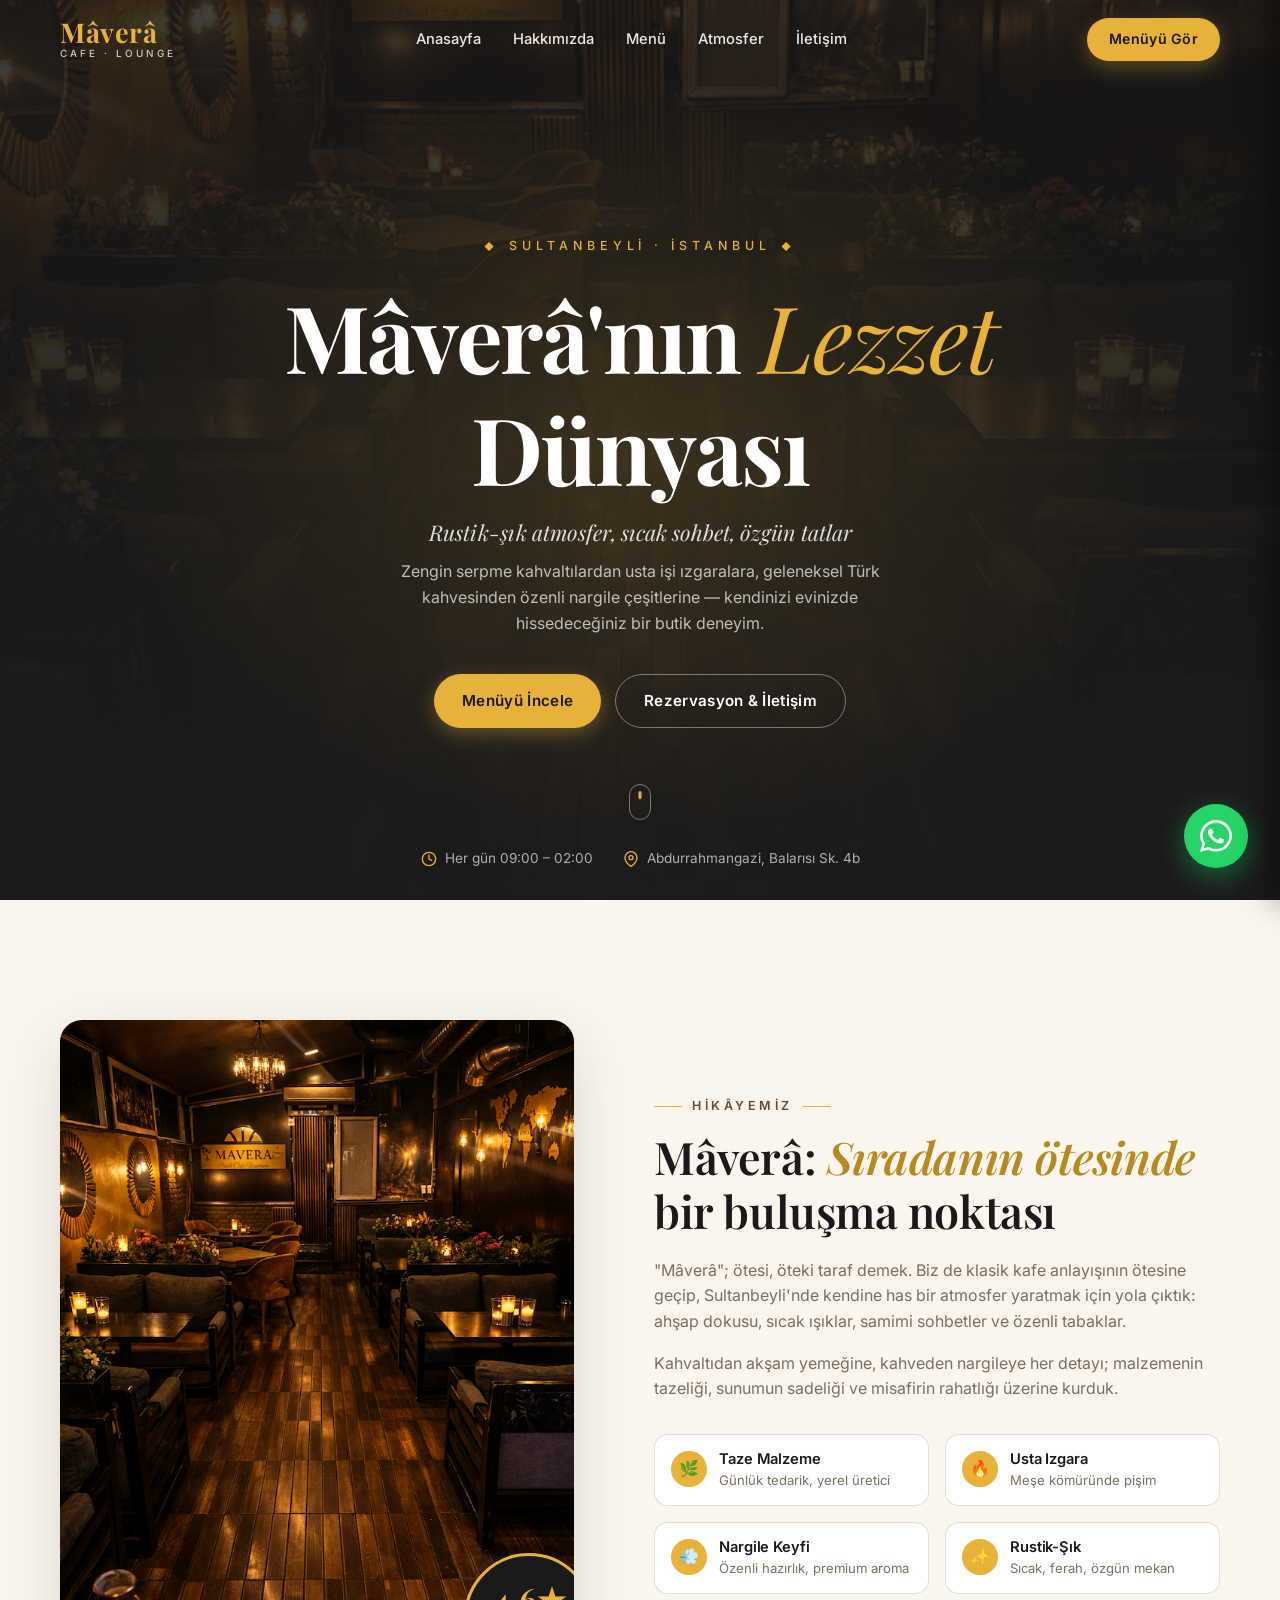
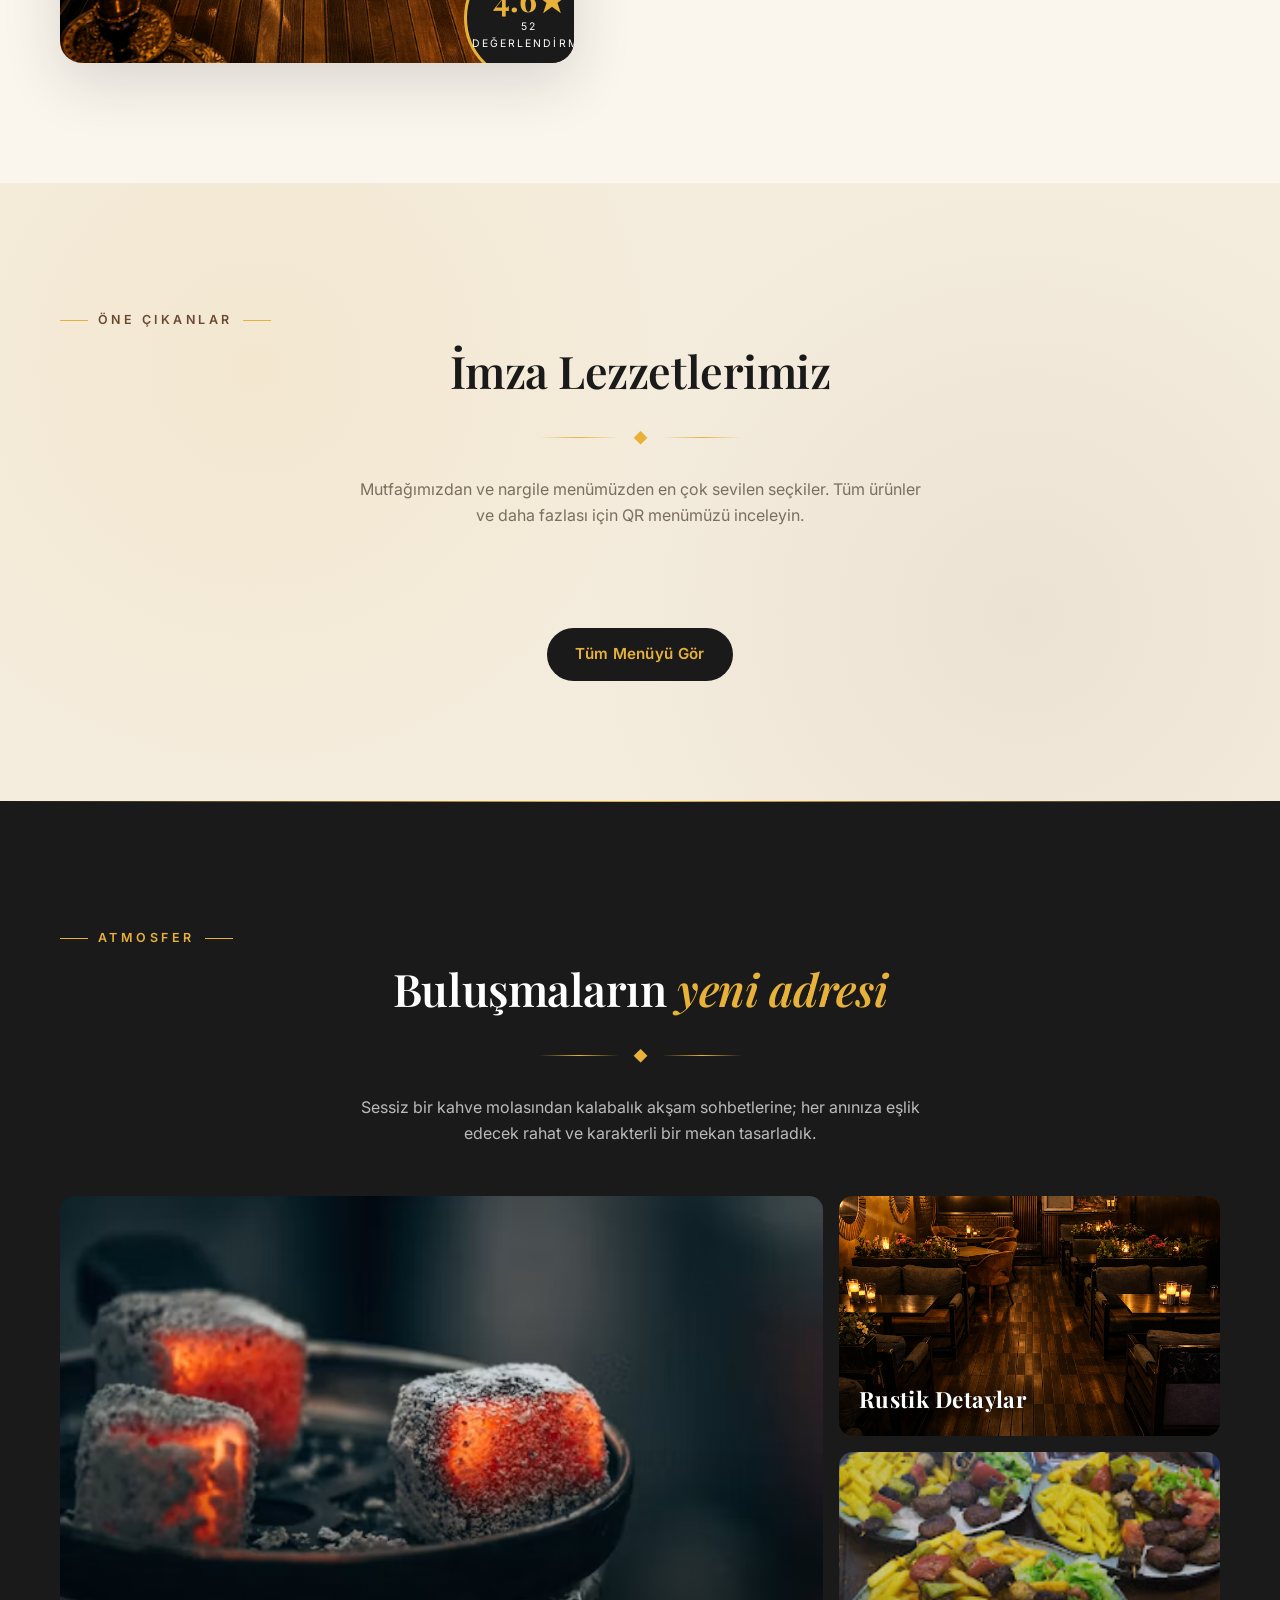
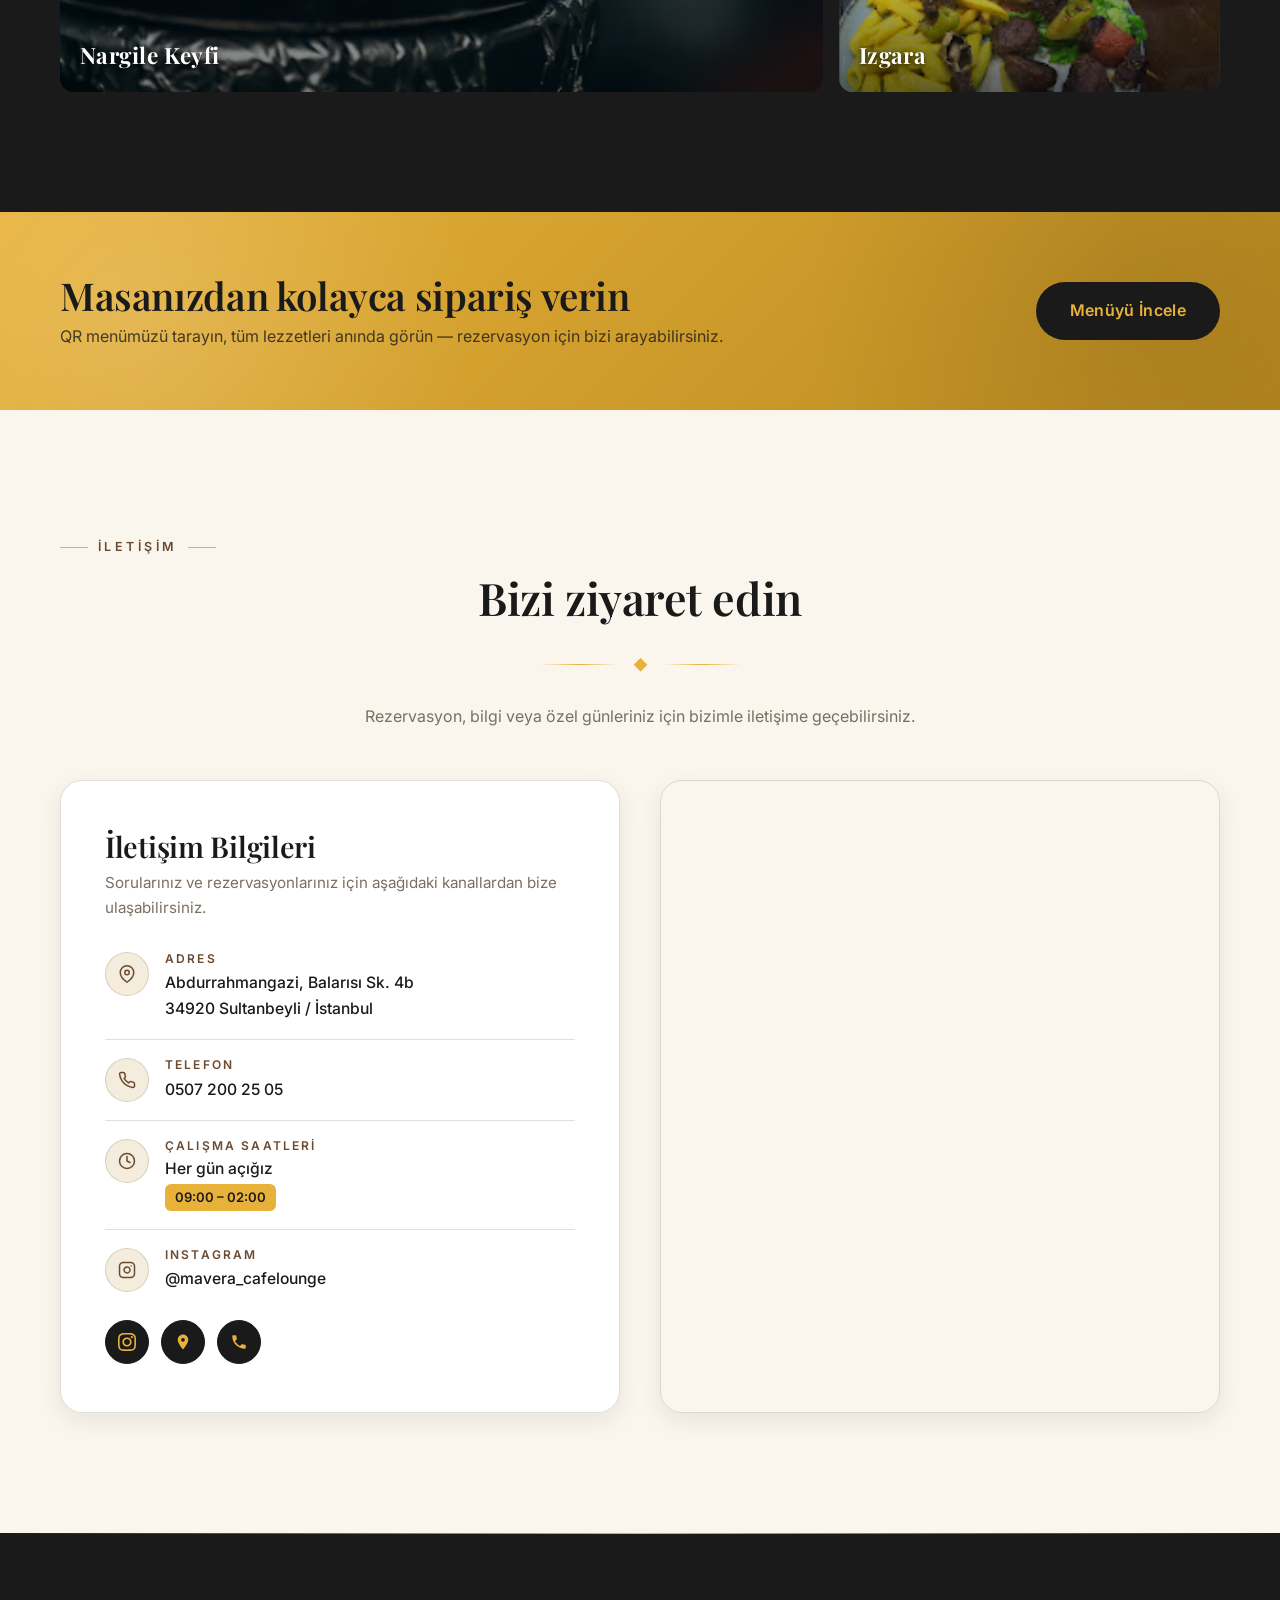
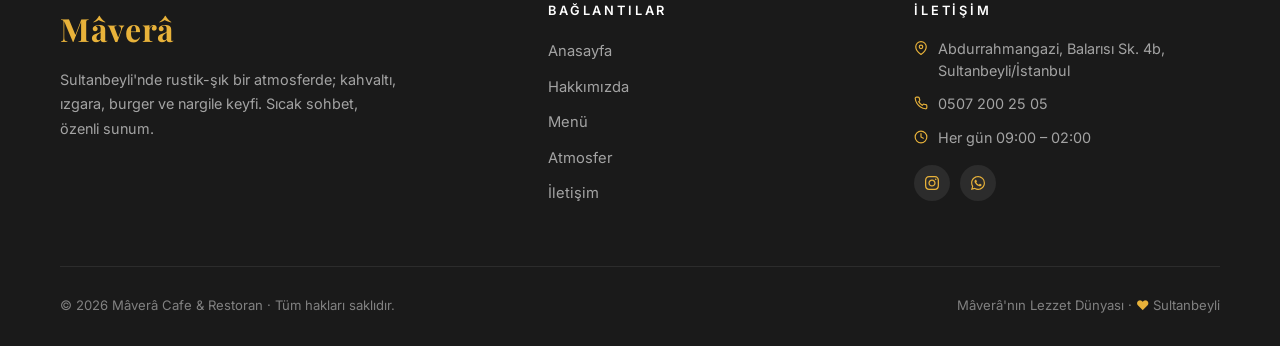
<file: index.html>
<!DOCTYPE html>
<html lang="tr">

<head>
  <meta charset="UTF-8" />
  <meta name="viewport" content="width=device-width, initial-scale=1.0, viewport-fit=cover" />
  <title>Mâverâ Cafe & Restoran · Sultanbeyli · Kahvaltı, Izgara, Nargile</title>
  <meta name="description"
    content="Mâverâ Cafe & Restoran — Sultanbeyli'nde rustik-şık atmosferde zengin serpme kahvaltı, özel burger, karışık ızgara ve nargile keyfi. Her gün 09:00–02:00 arası hizmetinizdeyiz." />
  <meta name="keywords"
    content="Mâverâ cafe, Sultanbeyli cafe, Sultanbeyli restoran, serpme kahvaltı, nargile, Sultanbeyli nargile, Mâverâ lounge, kahvaltı Sultanbeyli" />
  <meta name="theme-color" content="#1A1A1A" />

  <!-- Open Graph -->
  <meta property="og:type" content="restaurant" />
  <meta property="og:title" content="Mâverâ Cafe & Restoran · Mâverâ'nın Lezzet Dünyası" />
  <meta property="og:description"
    content="Sultanbeyli'nde sıcak, samimi ve rustik-şık bir atmosfer. Kahvaltı, ızgara, burger, nargile ve daha fazlası." />
  <meta property="og:locale" content="tr_TR" />
  <meta property="og:site_name" content="Mâverâ Cafe & Restoran" />
  <!-- Twitter -->
  <meta name="twitter:card" content="summary_large_image" />
  <meta name="twitter:title" content="Mâverâ Cafe & Restoran" />
  <meta name="twitter:description" content="Rustik-şık atmosferde zengin menü ve nargile keyfi." />

  <!-- Fonts -->
  <link rel="preconnect" href="https://fonts.googleapis.com" />
  <link rel="preconnect" href="https://fonts.gstatic.com" crossorigin />
  <link
    href="https://fonts.googleapis.com/css2?family=Playfair+Display:ital,wght@0,400;0,500;0,600;0,700;1,400;1,500&family=Inter:wght@300;400;500;600;700&display=swap"
    rel="stylesheet" />

  <!-- Styles -->
  <link rel="stylesheet" href="style.css" />

  <!-- Favicon (inline SVG) -->
  <link rel="icon" type="image/png" href="images/logo.png" />
  <link rel="apple-touch-icon" href="images/logo.png" />

  <!-- Schema.org LocalBusiness JSON-LD -->
  <script type="application/ld+json">
  {
    "@context": "https://schema.org",
    "@type": ["Restaurant", "CafeOrCoffeeShop"],
    "name": "Mâverâ Cafe & Restoran",
    "image": "",
    "slogan": "Mâverâ'nın Lezzet Dünyası",
    "address": {
      "@type": "PostalAddress",
      "streetAddress": "Abdurrahmangazi, Balarısı Sk. 4b",
      "addressLocality": "Sultanbeyli",
      "addressRegion": "İstanbul",
      "postalCode": "34920",
      "addressCountry": "TR"
    },
    "telephone": "+905072002505",
    "openingHours": "Mo-Su 09:00-02:00",
    "priceRange": "₺₺",
    "servesCuisine": ["Türk", "Kahvaltı", "Izgara", "Burger", "Nargile"],
    "sameAs": ["https://www.instagram.com/mavera_cafelounge/"]
  }
  </script>
</head>

<body>

  <!-- ========== HEADER / NAV ========== -->
  <header class="site-header on-dark" id="siteHeader">
    <div class="container nav-wrap">
      <a href="#home" class="logo" aria-label="Mâverâ Cafe & Restoran ana sayfa">
        <span class="logo-mark">Mâverâ</span>
        <span class="logo-sub">Cafe · Lounge</span>
      </a>
      <nav aria-label="Ana menü">
        <ul class="nav-links">
          <li><a href="#home">Anasayfa</a></li>
          <li><a href="#hakkimizda">Hakkımızda</a></li>
          <li><a href="#menu">Menü</a></li>
          <li><a href="#atmosfer">Atmosfer</a></li>
          <li><a href="#iletisim">İletişim</a></li>
        </ul>
      </nav>
      <a class='btn btn-primary nav-cta' href='menu.html'>Menüyü Gör</a>
      <button class="nav-toggle" aria-label="Menüyü aç/kapat" aria-expanded="false">
        <span></span><span></span><span></span>
      </button>
    </div>
  </header>

  <div class="nav-backdrop" id="navBackdrop"></div>
  <nav class="mobile-nav" id="mobileNav" aria-label="Mobil menü">
    <button class="mobile-nav-close" type="button" aria-label="Menüyü kapat">
      <svg viewBox="0 0 24 24" fill="none" stroke-width="2.4" stroke-linecap="round" stroke-linejoin="round">
        <line x1="18" y1="6" x2="6" y2="18" />
        <line x1="6" y1="6" x2="18" y2="18" />
      </svg>
    </button>
    <div class="mobile-nav-brand">
      <span class="mobile-nav-brand-name">Mâverâ</span>
      <span class="mobile-nav-brand-sub">Cafe · Lounge</span>
    </div>
    <div class="mobile-nav-links">
      <a href="#home">Anasayfa</a>
      <a href="#hakkimizda">Hakkımızda</a>
      <a href="#menu">Menü</a>
      <a href="#atmosfer">Atmosfer</a>
      <a href="#iletisim">İletişim</a>
    </div>
    <div class="mobile-nav-footer">
      <a class='btn btn-primary' href='menu.html'>Tüm Menüyü Gör</a>
    </div>
  </nav>

  <main>

    <!-- ========== HERO ========== -->
    <section class="hero" id="home">
      <div class="hero-bg">
        <div class="hero-bg-image"></div>
        <div class="hero-grain"></div>
      </div>
      <div class="hero-content">
        <div class="hero-eyebrow">Sultanbeyli · İstanbul</div>
        <h1>Mâverâ'nın <span class="accent">Lezzet</span> Dünyası</h1>
        <p class="hero-slogan">Rustik-şık atmosfer, sıcak sohbet, özgün tatlar</p>
        <p class="hero-desc">Zengin serpme kahvaltılardan usta işi ızgaralara, geleneksel Türk kahvesinden özenli
          nargile çeşitlerine — kendinizi evinizde hissedeceğiniz bir butik deneyim.</p>
        <div class="hero-actions">
          <a class='btn btn-primary' href='menu.html'>Menüyü İncele</a>
          <a href="#iletisim" class="btn btn-ghost">Rezervasyon & İletişim</a>
        </div>
      </div>
      <div class="hero-scroll" aria-hidden="true"></div>
      <div class="hero-meta">
        <div class="hero-meta-item">
          <svg viewBox="0 0 24 24" fill="none" stroke-width="2" stroke-linecap="round" stroke-linejoin="round"
            aria-hidden="true">
            <circle cx="12" cy="12" r="10" />
            <polyline points="12 6 12 12 16 14" />
          </svg>
          <span>Her gün 09:00 – 02:00</span>
        </div>
        <div class="hero-meta-item">
          <svg viewBox="0 0 24 24" fill="none" stroke-width="2" stroke-linecap="round" stroke-linejoin="round"
            aria-hidden="true">
            <path d="M21 10c0 7-9 13-9 13s-9-6-9-13a9 9 0 0 1 18 0z" />
            <circle cx="12" cy="10" r="3" />
          </svg>
          <span>Abdurrahmangazi, Balarısı Sk. 4b</span>
        </div>
      </div>
    </section>

    <!-- ========== HAKKIMIZDA ========== -->
    <section class="about" id="hakkimizda">
      <div class="container">
        <div class="about-grid">
          <div class="about-visual reveal">
            <img src="https://images.unsplash.com/photo-1554118811-1e0d58224f24?auto=format&fit=crop&w=900&q=80"
              onerror="this.onerror=null;this.src='images/mavera-cafe/cafe.png'"
              alt="Mâverâ Cafe'nin sıcak ve rustik iç mekanı — ahşap detaylar ve loş aydınlatma" class="about-img"
              loading="lazy" />
            <div class="about-badge">
              <span class="about-badge-num">4.6★</span>
              <span class="about-badge-text">52 Değerlendirme</span>
            </div>
          </div>
          <div class="about-text">
            <span class="section-label">Hikâyemiz</span>
            <h2>Mâverâ: <em style="color: var(--gold-deep); font-style: italic;">Sıradanın ötesinde</em> bir buluşma
              noktası</h2>
            <p>
              "Mâverâ"; ötesi, öteki taraf demek. Biz de klasik kafe anlayışının ötesine geçip,
              Sultanbeyli'nde kendine has bir atmosfer yaratmak için yola çıktık: ahşap dokusu,
              sıcak ışıklar, samimi sohbetler ve özenli tabaklar.
            </p>
            <p>
              Kahvaltıdan akşam yemeğine, kahveden nargileye her detayı; malzemenin
              tazeliği, sunumun sadeliği ve misafirin rahatlığı üzerine kurduk.
            </p>
            <div class="about-features">
              <div class="about-feature">
                <div class="about-feature-icon">🌿</div>
                <div>
                  <h4>Taze Malzeme</h4>
                  <p>Günlük tedarik, yerel üretici</p>
                </div>
              </div>
              <div class="about-feature">
                <div class="about-feature-icon">🔥</div>
                <div>
                  <h4>Usta Izgara</h4>
                  <p>Meşe kömüründe pişim</p>
                </div>
              </div>
              <div class="about-feature">
                <div class="about-feature-icon">💨</div>
                <div>
                  <h4>Nargile Keyfi</h4>
                  <p>Özenli hazırlık, premium aroma</p>
                </div>
              </div>
              <div class="about-feature">
                <div class="about-feature-icon">✨</div>
                <div>
                  <h4>Rustik-Şık</h4>
                  <p>Sıcak, ferah, özgün mekan</p>
                </div>
              </div>
            </div>
          </div>
        </div>
      </div>
    </section>

    <!-- ========== ÖNE ÇIKAN MENÜ ========== -->
    <section class="featured-menu" id="menu">
      <div class="container">
        <div class="reveal">
          <span class="section-label center">Öne Çıkanlar</span>
          <h2 class="section-title center">İmza Lezzetlerimiz</h2>
          <div class="divider"><span>◆</span></div>
          <p class="section-sub center">
            Mutfağımızdan ve nargile menümüzden en çok sevilen seçkiler. Tüm ürünler ve
            daha fazlası için QR menümüzü inceleyin.
          </p>
        </div>
        <div class="featured-grid" id="featuredGrid">
          <!-- Ürün kartları JS ile basılır -->
        </div>
        <div class="menu-cta reveal">
          <a class='btn btn-dark' href='menu.html'>Tüm Menüyü Gör</a>
        </div>
      </div>
    </section>

    <!-- ========== ATMOSFER / GALERİ ========== -->
    <section class="atmosphere" id="atmosfer">
      <div class="container">
        <div class="reveal">
          <span class="section-label center">Atmosfer</span>
          <h2 class="section-title center">Buluşmaların <em style="color: var(--gold); font-style: italic;">yeni
              adresi</em></h2>
          <div class="divider"><span>◆</span></div>
          <p class="section-sub center">
            Sessiz bir kahve molasından kalabalık akşam sohbetlerine; her anınıza
            eşlik edecek rahat ve karakterli bir mekan tasarladık.
          </p>
        </div>
        <div class="atmo-grid">
          <div class="atmo-item reveal">
            <div class="atmo-item-bg" role="img" aria-label="Nargile ve sıcak içecekler"
              style="background-image: url('images/mavera-cafe/nargile.png'); background-size: cover; background-position: center;">
            </div>
            <span class="atmo-caption">Nargile Keyfi</span>
          </div>
          <div class="atmo-item reveal">
            <div class="atmo-item-bg" role="img" aria-label="Ahşap detaylar ve rustik atmosfer"
              style="background-image: url('images/mavera-cafe/cafe.png'); background-size: cover; background-position: center;">
            </div>
            <span class="atmo-caption">Rustik Detaylar</span>
          </div>
          <div class="atmo-item reveal">
            <div class="atmo-item-bg" role="img" aria-label="Usta işi ızgara lezzetleri"
              style="background-image: url('images/mavera-cafe/izgara.png'); background-size: cover; background-position: center;">
            </div>
            <span class="atmo-caption">Izgara</span>
          </div>
        </div>
      </div>
    </section>

    <!-- ========== CTA STRIP ========== -->
    <section class="cta-strip">
      <div class="container cta-strip-inner">
        <div>
          <h2>Masanızdan kolayca sipariş verin</h2>
          <p>QR menümüzü tarayın, tüm lezzetleri anında görün — rezervasyon için bizi arayabilirsiniz.</p>
        </div>
        <a class='btn' href='menu.html'>Menüyü İncele</a>
      </div>
    </section>

    <!-- ========== İLETİŞİM ========== -->
    <section class="contact" id="iletisim">
      <div class="container">
        <div class="reveal">
          <span class="section-label center">İletişim</span>
          <h2 class="section-title center">Bizi ziyaret edin</h2>
          <div class="divider"><span>◆</span></div>
          <p class="section-sub center">Rezervasyon, bilgi veya özel günleriniz için bizimle iletişime geçebilirsiniz.
          </p>
        </div>
        <div class="contact-grid">
          <div class="contact-info reveal">
            <h3>İletişim Bilgileri</h3>
            <p>Sorularınız ve rezervasyonlarınız için aşağıdaki kanallardan bize ulaşabilirsiniz.</p>

            <div class="contact-list">
              <div class="contact-item">
                <div class="contact-icon">
                  <svg viewBox="0 0 24 24" fill="none" stroke-width="2" stroke-linecap="round" stroke-linejoin="round"
                    aria-hidden="true">
                    <path d="M21 10c0 7-9 13-9 13s-9-6-9-13a9 9 0 0 1 18 0z" />
                    <circle cx="12" cy="10" r="3" />
                  </svg>
                </div>
                <div>
                  <h4>Adres</h4>
                  <a href="https://maps.app.goo.gl/pwgW2uNVkEbayZvw6" target="_blank" rel="noopener noreferrer">
                    Abdurrahmangazi, Balarısı Sk. 4b<br />34920 Sultanbeyli / İstanbul
                  </a>
                </div>
              </div>

              <div class="contact-item">
                <div class="contact-icon">
                  <svg viewBox="0 0 24 24" fill="none" stroke-width="2" stroke-linecap="round" stroke-linejoin="round"
                    aria-hidden="true">
                    <path
                      d="M22 16.92v3a2 2 0 0 1-2.18 2 19.79 19.79 0 0 1-8.63-3.07 19.5 19.5 0 0 1-6-6 19.79 19.79 0 0 1-3.07-8.67A2 2 0 0 1 4.11 2h3a2 2 0 0 1 2 1.72 12.84 12.84 0 0 0 .7 2.81 2 2 0 0 1-.45 2.11L8.09 9.91a16 16 0 0 0 6 6l1.27-1.27a2 2 0 0 1 2.11-.45 12.84 12.84 0 0 0 2.81.7A2 2 0 0 1 22 16.92z" />
                  </svg>
                </div>
                <div>
                  <h4>Telefon</h4>
                  <a href="tel:+905072002505">0507 200 25 05</a>
                </div>
              </div>

              <div class="contact-item">
                <div class="contact-icon">
                  <svg viewBox="0 0 24 24" fill="none" stroke-width="2" stroke-linecap="round" stroke-linejoin="round"
                    aria-hidden="true">
                    <circle cx="12" cy="12" r="10" />
                    <polyline points="12 6 12 12 16 14" />
                  </svg>
                </div>
                <div class="contact-hours">
                  <h4>Çalışma Saatleri</h4>
                  <p>Her gün açığız</p>
                  <span>09:00 – 02:00</span>
                </div>
              </div>

              <div class="contact-item">
                <div class="contact-icon">
                  <svg viewBox="0 0 24 24" fill="none" stroke-width="2" stroke-linecap="round" stroke-linejoin="round"
                    aria-hidden="true">
                    <rect x="2" y="2" width="20" height="20" rx="5" ry="5" />
                    <path d="M16 11.37A4 4 0 1 1 12.63 8 4 4 0 0 1 16 11.37z" />
                    <line x1="17.5" y1="6.5" x2="17.51" y2="6.5" />
                  </svg>
                </div>
                <div>
                  <h4>Instagram</h4>
                  <a href="https://www.instagram.com/mavera_cafelounge/" target="_blank"
                    rel="noopener noreferrer">@mavera_cafelounge</a>
                </div>
              </div>
            </div>

            <div class="socials">
              <a href="https://www.instagram.com/mavera_cafelounge/" target="_blank" rel="noopener noreferrer"
                class="social-btn" aria-label="Instagram">
                <svg viewBox="0 0 24 24">
                  <path
                    d="M12 2.163c3.204 0 3.584.012 4.85.07 3.252.148 4.771 1.691 4.919 4.919.058 1.265.069 1.645.069 4.849 0 3.205-.012 3.584-.069 4.849-.149 3.225-1.664 4.771-4.919 4.919-1.266.058-1.644.07-4.85.07-3.204 0-3.584-.012-4.849-.07-3.26-.149-4.771-1.699-4.919-4.92-.058-1.265-.07-1.644-.07-4.849 0-3.204.013-3.583.07-4.849.149-3.227 1.664-4.771 4.919-4.919 1.266-.057 1.645-.069 4.849-.069zm0-2.163c-3.259 0-3.667.014-4.947.072-4.358.2-6.78 2.618-6.98 6.98-.059 1.281-.073 1.689-.073 4.948 0 3.259.014 3.668.072 4.948.2 4.358 2.618 6.78 6.98 6.98 1.281.058 1.689.072 4.948.072 3.259 0 3.668-.014 4.948-.072 4.354-.2 6.782-2.618 6.979-6.98.059-1.28.073-1.689.073-4.948 0-3.259-.014-3.667-.072-4.947-.196-4.354-2.617-6.78-6.979-6.98-1.281-.059-1.69-.073-4.949-.073zm0 5.838c-3.403 0-6.162 2.759-6.162 6.162s2.759 6.163 6.162 6.163 6.162-2.759 6.162-6.163c0-3.403-2.759-6.162-6.162-6.162zm0 10.162c-2.209 0-4-1.79-4-4 0-2.209 1.791-4 4-4s4 1.791 4 4c0 2.21-1.791 4-4 4zm6.406-11.845c-.796 0-1.441.645-1.441 1.44s.645 1.44 1.441 1.44c.795 0 1.439-.645 1.439-1.44s-.644-1.44-1.439-1.44z" />
                </svg>
              </a>
              <a href="https://maps.app.goo.gl/pwgW2uNVkEbayZvw6" target="_blank" rel="noopener noreferrer"
                class="social-btn" aria-label="Google Haritalar">
                <svg viewBox="0 0 24 24">
                  <path
                    d="M12 2C8.13 2 5 5.13 5 9c0 5.25 7 13 7 13s7-7.75 7-13c0-3.87-3.13-7-7-7zm0 9.5c-1.38 0-2.5-1.12-2.5-2.5s1.12-2.5 2.5-2.5 2.5 1.12 2.5 2.5-1.12 2.5-2.5 2.5z" />
                </svg>
              </a>
              <a href="tel:+905072002505" class="social-btn" aria-label="Telefon">
                <svg viewBox="0 0 24 24">
                  <path
                    d="M20 15.5c-1.25 0-2.45-.2-3.57-.57-.35-.11-.74-.03-1.02.24l-2.2 2.2c-2.83-1.44-5.15-3.75-6.59-6.58l2.2-2.21c.28-.27.36-.66.25-1.01C8.7 6.45 8.5 5.25 8.5 4c0-.55-.45-1-1-1H4c-.55 0-1 .45-1 1 0 9.39 7.61 17 17 17 .55 0 1-.45 1-1v-3.5c0-.55-.45-1-1-1z" />
                </svg>
              </a>
            </div>
          </div>

          <div class="contact-map reveal" aria-label="Google Haritalar konum">
            <iframe
              src="https://www.google.com/maps?q=M%C3%A2ver%C3%A2+Cafe+Lounge,+Abdurrahmangazi,+Balar%C4%B1s%C4%B1+Sk.+4b,+34920+Sultanbeyli%2F%C4%B0stanbul&output=embed"
              title="Mâverâ Cafe konum" loading="lazy" referrerpolicy="no-referrer-when-downgrade"
              allowfullscreen></iframe>
          </div>
        </div>
      </div>
    </section>

  </main>

  <!-- ========== FOOTER ========== -->
  <footer class="site-footer footer">
    <div class="container">
      <div class="footer-grid">
        <div class="footer-brand">
          <div class="logo-mark" style="font-family: var(--serif);">Mâverâ</div>
          <p>
            Sultanbeyli'nde rustik-şık bir atmosferde; kahvaltı, ızgara, burger ve nargile
            keyfi. Sıcak sohbet, özenli sunum.
          </p>
        </div>
        <div>
          <h4>Bağlantılar</h4>
          <ul>
            <li><a href="#home">Anasayfa</a></li>
            <li><a href="#hakkimizda">Hakkımızda</a></li>
            <li><a href='menu.html'>Menü</a></li>
            <li><a href="#atmosfer">Atmosfer</a></li>
            <li><a href="#iletisim">İletişim</a></li>
          </ul>
        </div>
        <div>
          <h4>İletişim</h4>
          <div class="footer-contact-line">
            <svg viewBox="0 0 24 24" fill="none" stroke-width="2" stroke-linecap="round" stroke-linejoin="round"
              aria-hidden="true">
              <path d="M21 10c0 7-9 13-9 13s-9-6-9-13a9 9 0 0 1 18 0z" />
              <circle cx="12" cy="10" r="3" />
            </svg>
            <span>Abdurrahmangazi, Balarısı Sk. 4b, Sultanbeyli/İstanbul</span>
          </div>
          <div class="footer-contact-line">
            <svg viewBox="0 0 24 24" fill="none" stroke-width="2" stroke-linecap="round" stroke-linejoin="round"
              aria-hidden="true">
              <path
                d="M22 16.92v3a2 2 0 0 1-2.18 2 19.79 19.79 0 0 1-8.63-3.07 19.5 19.5 0 0 1-6-6 19.79 19.79 0 0 1-3.07-8.67A2 2 0 0 1 4.11 2h3a2 2 0 0 1 2 1.72 12.84 12.84 0 0 0 .7 2.81 2 2 0 0 1-.45 2.11L8.09 9.91a16 16 0 0 0 6 6l1.27-1.27a2 2 0 0 1 2.11-.45 12.84 12.84 0 0 0 2.81.7A2 2 0 0 1 22 16.92z" />
            </svg>
            <a href="tel:+905072002505">0507 200 25 05</a>
          </div>
          <div class="footer-contact-line">
            <svg viewBox="0 0 24 24" fill="none" stroke-width="2" stroke-linecap="round" stroke-linejoin="round"
              aria-hidden="true">
              <circle cx="12" cy="12" r="10" />
              <polyline points="12 6 12 12 16 14" />
            </svg>
            <span>Her gün 09:00 – 02:00</span>
          </div>
          <div style="display: flex; gap: 10px; margin-top: 16px;">
            <a href="https://www.instagram.com/mavera_cafelounge/" target="_blank" rel="noopener noreferrer"
              aria-label="Instagram"
              style="width: 36px; height: 36px; border-radius: 50%; background: rgba(255,255,255,0.08); color: var(--gold); display: inline-flex; align-items: center; justify-content: center; transition: all var(--transition);"
              onmouseover="this.style.background='var(--gold)'; this.style.color='var(--black)';"
              onmouseout="this.style.background='rgba(255,255,255,0.08)'; this.style.color='var(--gold)';">
              <svg width="14" height="14" viewBox="0 0 24 24" fill="currentColor">
                <path
                  d="M12 2.163c3.204 0 3.584.012 4.85.07 3.252.148 4.771 1.691 4.919 4.919.058 1.265.069 1.645.069 4.849 0 3.205-.012 3.584-.069 4.849-.149 3.225-1.664 4.771-4.919 4.919-1.266.058-1.644.07-4.85.07-3.204 0-3.584-.012-4.849-.07-3.26-.149-4.771-1.699-4.919-4.92-.058-1.265-.07-1.644-.07-4.849 0-3.204.013-3.583.07-4.849.149-3.227 1.664-4.771 4.919-4.919 1.266-.057 1.645-.069 4.849-.069zm0-2.163c-3.259 0-3.667.014-4.947.072-4.358.2-6.78 2.618-6.98 6.98-.059 1.281-.073 1.689-.073 4.948 0 3.259.014 3.668.072 4.948.2 4.358 2.618 6.78 6.98 6.98 1.281.058 1.689.072 4.948.072 3.259 0 3.668-.014 4.948-.072 4.354-.2 6.782-2.618 6.979-6.98.059-1.28.073-1.689.073-4.948 0-3.259-.014-3.667-.072-4.947-.196-4.354-2.617-6.78-6.979-6.98-1.281-.059-1.69-.073-4.949-.073zm0 5.838c-3.403 0-6.162 2.759-6.162 6.162s2.759 6.163 6.162 6.163 6.162-2.759 6.162-6.163c0-3.403-2.759-6.162-6.162-6.162zm0 10.162c-2.209 0-4-1.79-4-4 0-2.209 1.791-4 4-4s4 1.791 4 4c0 2.21-1.791 4-4 4zm6.406-11.845c-.796 0-1.441.645-1.441 1.44s.645 1.44 1.441 1.44c.795 0 1.439-.645 1.439-1.44s-.644-1.44-1.439-1.44z" />
              </svg>
            </a>
            <a href="https://wa.me/905072002505" target="_blank" rel="noopener noreferrer" aria-label="WhatsApp"
              style="width: 36px; height: 36px; border-radius: 50%; background: rgba(255,255,255,0.08); color: var(--gold); display: inline-flex; align-items: center; justify-content: center; transition: all var(--transition);"
              onmouseover="this.style.background='var(--gold)'; this.style.color='var(--black)';"
              onmouseout="this.style.background='rgba(255,255,255,0.08)'; this.style.color='var(--gold)';">
              <svg width="14" height="14" viewBox="0 0 24 24" fill="currentColor">
                <path
                  d="M17.472 14.382c-.297-.149-1.758-.867-2.03-.967-.273-.099-.471-.148-.67.15-.197.297-.767.966-.94 1.164-.173.199-.347.223-.644.075-.297-.15-1.255-.463-2.39-1.475-.883-.788-1.48-1.761-1.653-2.059-.173-.297-.018-.458.13-.606.134-.133.298-.347.446-.52.149-.174.198-.298.298-.497.099-.198.05-.371-.025-.52-.075-.149-.669-1.612-.916-2.207-.242-.579-.487-.5-.669-.51-.173-.008-.371-.01-.57-.01-.198 0-.52.074-.792.372-.272.297-1.04 1.016-1.04 2.479 0 1.462 1.065 2.875 1.213 3.074.149.198 2.096 3.2 5.077 4.487.709.306 1.262.489 1.694.625.712.227 1.36.195 1.871.118.571-.085 1.758-.719 2.006-1.413.248-.694.248-1.289.173-1.413-.074-.124-.272-.198-.57-.347m-5.421 7.403h-.004a9.87 9.87 0 01-5.031-1.378l-.361-.214-3.741.982.998-3.648-.235-.374a9.86 9.86 0 01-1.51-5.26c.001-5.45 4.436-9.884 9.888-9.884 2.64 0 5.122 1.03 6.988 2.898a9.825 9.825 0 012.893 6.994c-.003 5.45-4.437 9.884-9.885 9.884m8.413-18.297A11.815 11.815 0 0012.05 0C5.495 0 .16 5.335.157 11.892c0 2.096.547 4.142 1.588 5.945L.057 24l6.305-1.654a11.882 11.882 0 005.683 1.448h.005c6.554 0 11.89-5.335 11.893-11.893a11.821 11.821 0 00-3.48-8.413z" />
              </svg>
            </a>
          </div>
        </div>
      </div>
      <div class="footer-bottom">
        <div>© <span id="year"></span> Mâverâ Cafe & Restoran · Tüm hakları saklıdır.</div>
        <div>Mâverâ'nın Lezzet Dünyası · <span class="heart">♥</span> Sultanbeyli</div>
      </div>
    </div>
  </footer>

  <!-- ========== FLOATING WHATSAPP BUTTON (Tüm sayfalarda) ========== -->
  <a href="https://wa.me/905072002505" target="_blank" rel="noopener noreferrer" class="whatsapp-fab"
    aria-label="WhatsApp ile iletişime geç" title="Bize WhatsApp'tan yazın">
    <svg viewBox="0 0 24 24" aria-hidden="true">
      <path
        d="M17.472 14.382c-.297-.149-1.758-.867-2.03-.967-.273-.099-.471-.148-.67.15-.197.297-.767.966-.94 1.164-.173.199-.347.223-.644.075-.297-.15-1.255-.463-2.39-1.475-.883-.788-1.48-1.761-1.653-2.059-.173-.297-.018-.458.13-.606.134-.133.298-.347.446-.52.149-.174.198-.298.298-.497.099-.198.05-.371-.025-.52-.075-.149-.669-1.612-.916-2.207-.242-.579-.487-.5-.669-.51-.173-.008-.371-.01-.57-.01-.198 0-.52.074-.792.372-.272.297-1.04 1.016-1.04 2.479 0 1.462 1.065 2.875 1.213 3.074.149.198 2.096 3.2 5.077 4.487.709.306 1.262.489 1.694.625.712.227 1.36.195 1.871.118.571-.085 1.758-.719 2.006-1.413.248-.694.248-1.289.173-1.413-.074-.124-.272-.198-.57-.347m-5.421 7.403h-.004a9.87 9.87 0 01-5.031-1.378l-.361-.214-3.741.982.998-3.648-.235-.374a9.86 9.86 0 01-1.51-5.26c.001-5.45 4.436-9.884 9.888-9.884 2.64 0 5.122 1.03 6.988 2.898a9.825 9.825 0 012.893 6.994c-.003 5.45-4.437 9.884-9.885 9.884m8.413-18.297A11.815 11.815 0 0012.05 0C5.495 0 .16 5.335.157 11.892c0 2.096.547 4.142 1.588 5.945L.057 24l6.305-1.654a11.882 11.882 0 005.683 1.448h.005c6.554 0 11.89-5.335 11.893-11.893a11.821 11.821 0 00-3.48-8.413z" />
    </svg>
  </a>

  <script src="config.js"></script>
  <script src="script.js"></script>
</body>

</html>
</file>
<file: style.css>
/* ============================================
   MÂVERÂ CAFE & RESTORAN — GLOBAL STYLES
   Rustic-chic · Warm · Gold + Black identity
   ============================================ */

/* ---------- Root Variables ---------- */
:root {
  --gold: #E8B23A;
  --gold-soft: #f3cd6a;
  --gold-deep: #b8891f;
  --black: #1A1A1A;
  --black-soft: #2a2520;
  --brown: #6B4A32;
  --brown-light: #8b6a4f;
  --cream: #FAF6EE;
  --cream-warm: #F4ECDD;
  --white: #ffffff;
  --muted: #7a6f60;
  --border: rgba(107, 74, 50, 0.18);
  --shadow-sm: 0 2px 8px rgba(26, 26, 26, 0.06);
  --shadow-md: 0 8px 24px rgba(26, 26, 26, 0.08);
  --shadow-lg: 0 20px 60px rgba(26, 26, 26, 0.14);
  --radius-sm: 8px;
  --radius-md: 14px;
  --radius-lg: 22px;
  --radius-xl: 32px;
  --serif: 'Playfair Display', 'Cormorant Garamond', Georgia, serif;
  --sans: 'Inter', 'Segoe UI', system-ui, -apple-system, sans-serif;
  --transition: 280ms cubic-bezier(.2, .8, .2, 1);
}

*,
*::before,
*::after {
  box-sizing: border-box;
  margin: 0;
  padding: 0;
}

html {
  scroll-behavior: smooth;
  -webkit-text-size-adjust: 100%;
}

body {
  font-family: var(--sans);
  font-size: 16px;
  line-height: 1.6;
  color: var(--black);
  background: var(--cream);
  -webkit-font-smoothing: antialiased;
  -moz-osx-font-smoothing: grayscale;
  overflow-x: hidden;
}

img {
  max-width: 100%;
  display: block;
}

a {
  color: inherit;
  text-decoration: none;
  transition: color var(--transition);
}

button {
  font-family: inherit;
  cursor: pointer;
  border: none;
  background: none;
}

ul {
  list-style: none;
}

h1,
h2,
h3,
h4 {
  font-family: var(--serif);
  font-weight: 600;
  line-height: 1.2;
  letter-spacing: -0.01em;
  color: var(--black);
}

h1 {
  font-size: clamp(2.4rem, 6vw, 4.2rem);
  font-weight: 700;
}

h2 {
  font-size: clamp(1.8rem, 4vw, 2.8rem);
}

h3 {
  font-size: clamp(1.2rem, 2.4vw, 1.5rem);
}

.section-label {
  display: inline-flex;
  align-items: center;
  gap: 10px;
  font-family: var(--sans);
  font-size: 0.78rem;
  font-weight: 600;
  letter-spacing: 0.28em;
  text-transform: uppercase;
  color: var(--brown);
  margin-bottom: 14px;
}

.section-label::before,
.section-label::after {
  content: '';
  width: 28px;
  height: 1px;
  background: var(--gold);
}

.section-label.center {
  justify-content: center;
}

.section-title {
  text-align: left;
  margin-bottom: 12px;
}

.section-title.center {
  text-align: center;
}

.section-sub {
  color: var(--muted);
  max-width: 580px;
  font-size: 1rem;
}

.section-sub.center {
  margin: 0 auto;
  text-align: center;
}

.container {
  width: 100%;
  max-width: 1240px;
  margin: 0 auto;
  padding: 0 20px;
}

@media (min-width: 768px) {
  .container {
    padding: 0 40px;
  }
}

section {
  padding: 70px 0;
}

@media (min-width: 768px) {
  section {
    padding: 100px 0;
  }
}

@media (min-width: 1200px) {
  section {
    padding: 120px 0;
  }
}

.btn {
  display: inline-flex;
  align-items: center;
  justify-content: center;
  gap: 8px;
  padding: 14px 28px;
  border-radius: 999px;
  font-weight: 600;
  font-size: 0.95rem;
  letter-spacing: 0.02em;
  transition: all var(--transition);
  cursor: pointer;
  white-space: nowrap;
}

.btn-primary {
  background: var(--gold);
  color: var(--black);
  box-shadow: 0 6px 20px rgba(232, 178, 58, 0.35);
}

.btn-primary:hover {
  background: var(--gold-deep);
  color: var(--white);
  transform: translateY(-2px);
  box-shadow: 0 10px 28px rgba(232, 178, 58, 0.45);
}

.btn-ghost {
  background: transparent;
  color: var(--white);
  border: 1.5px solid rgba(255, 255, 255, 0.4);
}

.btn-ghost:hover {
  background: var(--white);
  color: var(--black);
  border-color: var(--white);
}

.btn-dark {
  background: var(--black);
  color: var(--gold);
}

.btn-dark:hover {
  background: var(--brown);
  color: var(--white);
  transform: translateY(-2px);
}

.btn-outline {
  background: transparent;
  color: var(--black);
  border: 1.5px solid var(--black);
}

.btn-outline:hover {
  background: var(--black);
  color: var(--gold);
}

.divider {
  display: flex;
  align-items: center;
  justify-content: center;
  gap: 14px;
  margin: 28px 0;
}

.divider::before,
.divider::after {
  content: '';
  flex: 1;
  max-width: 80px;
  height: 1px;
  background: linear-gradient(to right, transparent, var(--gold), transparent);
}

.divider span {
  color: var(--gold);
  font-size: 0.9rem;
}

/* ============ HEADER / NAV ============ */
.site-header {
  position: fixed;
  top: 0;
  left: 0;
  right: 0;
  z-index: 100;
  padding: 18px 0;
  transition: all var(--transition);
  background: transparent;
}

.site-header.scrolled {
  background: rgba(250, 246, 238, 0.95);
  backdrop-filter: blur(12px);
  -webkit-backdrop-filter: blur(12px);
  padding: 12px 0;
  box-shadow: var(--shadow-sm);
  border-bottom: 1px solid var(--border);
}

.site-header.on-dark {
  background: transparent;
}

.nav-wrap {
  display: flex;
  align-items: center;
  justify-content: space-between;
  gap: 20px;
}

.logo {
  display: flex;
  flex-direction: column;
  line-height: 1;
}

.logo-mark {
  font-family: var(--serif);
  font-size: 1.7rem;
  font-weight: 700;
  letter-spacing: 0.02em;
  color: var(--gold);
}

.site-header:not(.scrolled) .logo-mark {
  color: var(--gold);
  text-shadow: 0 2px 12px rgba(0, 0, 0, 0.3);
}

.site-header.scrolled .logo-mark {
  color: var(--black);
}

.logo-sub {
  font-size: 0.62rem;
  letter-spacing: 0.3em;
  text-transform: uppercase;
  color: var(--brown-light);
  margin-top: 3px;
  font-weight: 500;
}

.site-header:not(.scrolled) .logo-sub {
  color: rgba(255, 255, 255, 0.75);
}

.site-header.scrolled .logo-sub {
  color: var(--brown-light);
}

.nav-links {
  display: none;
  align-items: center;
  gap: 32px;
}

@media (min-width: 960px) {
  .nav-links {
    display: flex;
  }
}

.nav-links a {
  font-size: 0.92rem;
  font-weight: 500;
  color: rgba(255, 255, 255, 0.9);
  position: relative;
  padding: 6px 0;
}

.site-header.scrolled .nav-links a {
  color: var(--black);
}

.nav-links a::after {
  content: '';
  position: absolute;
  bottom: 0;
  left: 50%;
  width: 0;
  height: 2px;
  background: var(--gold);
  transition: all var(--transition);
  transform: translateX(-50%);
}

.nav-links a:hover::after {
  width: 100%;
}

.nav-links a:hover {
  color: var(--gold);
}

.nav-cta {
  display: none;
}

@media (min-width: 960px) {
  .nav-cta {
    display: inline-flex;
    padding: 10px 22px;
    font-size: 0.88rem;
  }
}

.nav-toggle {
  display: flex;
  flex-direction: column;
  justify-content: center;
  gap: 5px;
  width: 40px;
  height: 40px;
  padding: 0;
  border-radius: 8px;
  transition: background var(--transition);
}

@media (min-width: 960px) {
  .nav-toggle {
    display: none;
  }
}

.nav-toggle span {
  display: block;
  width: 22px;
  height: 2px;
  background: var(--white);
  margin: 0 auto;
  transition: all var(--transition);
}

.site-header.scrolled .nav-toggle span {
  background: var(--black);
}

.nav-toggle.open span:nth-child(1) {
  transform: translateY(7px) rotate(45deg);
}

.nav-toggle.open span:nth-child(2) {
  opacity: 0;
}

.nav-toggle.open span:nth-child(3) {
  transform: translateY(-7px) rotate(-45deg);
}

.site-header:not(.scrolled) .nav-toggle.open span {
  background: var(--white);
}

.mobile-nav {
  position: fixed;
  top: 0;
  right: 0;
  width: min(300px, 88vw);
  height: 100vh;
  background: linear-gradient(160deg, #1c1712 0%, #0f0c09 100%);
  padding: 24px 0 40px;
  z-index: 120;
  transform: translateX(100%);
  transition: transform 320ms cubic-bezier(.2, .8, .2, 1);
  display: flex;
  flex-direction: column;
  overflow-y: auto;
  border-left: 1px solid rgba(232, 178, 58, 0.15);
  box-shadow: -8px 0 32px rgba(0, 0, 0, 0.4);
}

.mobile-nav-close {
  position: absolute;
  top: 16px;
  right: 16px;
  width: 36px;
  height: 36px;
  border-radius: 50%;
  background: rgba(255, 255, 255, 0.08);
  border: 1px solid rgba(255, 255, 255, 0.15);
  display: flex;
  align-items: center;
  justify-content: center;
  transition: all var(--transition);
  z-index: 1;
}

.mobile-nav-close:hover {
  background: var(--gold);
  border-color: var(--gold);
}

.mobile-nav-close svg {
  width: 15px;
  height: 15px;
  stroke: var(--white);
}

.mobile-nav-close:hover svg {
  stroke: var(--black);
}

.mobile-nav.open {
  transform: translateX(0);
}

/* Brand area at top of mobile nav */
.mobile-nav-brand {
  padding: 40px 28px 20px;
  border-bottom: 1px solid rgba(232, 178, 58, 0.2);
  margin-bottom: 8px;
}

.mobile-nav-brand-name {
  font-family: var(--serif);
  font-size: 2rem;
  font-weight: 700;
  color: var(--gold);
  line-height: 1;
  display: block;
}

.mobile-nav-brand-sub {
  font-size: 0.62rem;
  letter-spacing: 0.3em;
  text-transform: uppercase;
  color: rgba(255, 255, 255, 0.45);
  margin-top: 5px;
  display: block;
  font-weight: 500;
}

.mobile-nav-links {
  padding: 8px 28px;
}

.mobile-nav a {
  display: flex;
  align-items: center;
  color: rgba(255, 255, 255, 0.85);
  font-size: 1.05rem;
  font-family: var(--sans);
  font-weight: 500;
  padding: 13px 0;
  border-bottom: 1px solid rgba(255, 255, 255, 0.07);
  letter-spacing: 0.01em;
  transition: color var(--transition), padding-left var(--transition);
}

.mobile-nav a:hover {
  color: var(--gold);
  padding-left: 6px;
}

.mobile-nav-footer {
  padding: 0 28px;
  margin-top: 20px;
}

.mobile-nav .btn {
  margin-top: 0;
  width: 100%;
  justify-content: center;
}

.nav-backdrop {
  position: fixed;
  inset: 0;
  background: rgba(0, 0, 0, 0.5);
  z-index: 95;
  opacity: 0;
  pointer-events: none;
  transition: opacity var(--transition);
}

.nav-backdrop.open {
  opacity: 1;
  pointer-events: auto;
}

/* ============ HERO ============ */
.hero {
  position: relative;
  min-height: 100vh;
  display: flex;
  align-items: center;
  justify-content: center;
  padding: 120px 0 60px;
  color: var(--white);
  overflow: hidden;
  background: var(--black);
}

.hero-bg {
  position: absolute;
  inset: 0;
  z-index: 0;
}

.hero-bg::before {
  content: '';
  position: absolute;
  inset: 0;
  background: radial-gradient(ellipse at center, rgba(232, 178, 58, 0.15) 0%, transparent 60%), linear-gradient(180deg, rgba(26, 26, 26, 0.55) 0%, rgba(26, 26, 26, 0.75) 50%, rgba(26, 26, 26, 0.95) 100%);
  z-index: 1;
}

.hero-bg-image {
  position: absolute;
  inset: 0;
  background-image:
    linear-gradient(rgba(26, 26, 26, 0.5), rgba(26, 26, 26, 0.6)),
    url('https://images.unsplash.com/photo-1521017432531-fbd92d768814?auto=format&fit=crop&w=1600&q=80'),
    url('images/mavera-cafe/cafe.png');
  background-size: cover;
  background-position: center;
  filter: saturate(0.9) brightness(0.75);
}

.hero-grain {
  position: absolute;
  inset: 0;
  z-index: 2;
  opacity: 0.08;
  mix-blend-mode: overlay;
  background-image: url("data:image/svg+xml,%3Csvg viewBox='0 0 200 200' xmlns='http://www.w3.org/2000/svg'%3E%3Cfilter id='n'%3E%3CfeTurbulence type='fractalNoise' baseFrequency='0.9' numOctaves='3'/%3E%3C/filter%3E%3Crect width='100%25' height='100%25' filter='url(%23n)'/%3E%3C/svg%3E");
}

.hero-content {
  position: relative;
  z-index: 3;
  text-align: center;
  max-width: 800px;
  padding: 0 20px;
}

.hero-eyebrow {
  display: inline-flex;
  align-items: center;
  gap: 10px;
  font-size: 0.78rem;
  letter-spacing: 0.4em;
  text-transform: uppercase;
  color: var(--gold);
  margin-bottom: 24px;
  font-weight: 500;
}

.hero-eyebrow::before,
.hero-eyebrow::after {
  content: '◆';
  font-size: 0.6rem;
}

.hero h1 {
  color: var(--white);
  font-size: clamp(3rem, 9vw, 5.8rem);
  margin-bottom: 12px;
  letter-spacing: -0.02em;
}

.hero h1 .accent {
  color: var(--gold);
  font-style: italic;
  font-weight: 400;
}

.hero-slogan {
  font-family: var(--serif);
  font-size: clamp(1.05rem, 2.2vw, 1.35rem);
  color: rgba(255, 255, 255, 0.85);
  font-style: italic;
  margin-bottom: 10px;
  font-weight: 300;
}

.hero-desc {
  color: rgba(255, 255, 255, 0.7);
  max-width: 500px;
  margin: 0 auto 38px;
  font-size: 1rem;
}

.hero-actions {
  display: flex;
  flex-wrap: wrap;
  gap: 14px;
  justify-content: center;
}

.hero-meta {
  position: absolute;
  bottom: 30px;
  left: 0;
  right: 0;
  z-index: 3;
  display: flex;
  justify-content: center;
  gap: 30px;
  flex-wrap: wrap;
  padding: 0 20px;
  color: rgba(255, 255, 255, 0.65);
  font-size: 0.85rem;
}

.hero-meta-item {
  display: flex;
  align-items: center;
  gap: 8px;
}

.hero-meta-item svg {
  width: 16px;
  height: 16px;
  stroke: var(--gold);
}

.hero-scroll {
  position: absolute;
  bottom: 80px;
  left: 50%;
  transform: translateX(-50%);
  z-index: 4;
  width: 22px;
  height: 36px;
  border: 1.5px solid rgba(255, 255, 255, 0.4);
  border-radius: 20px;
  display: none;
}

@media (min-width: 768px) {
  .hero-scroll {
    display: block;
  }
}

.hero-scroll::after {
  content: '';
  position: absolute;
  top: 6px;
  left: 50%;
  width: 3px;
  height: 8px;
  background: var(--gold);
  border-radius: 2px;
  transform: translateX(-50%);
  animation: scrollDot 2s ease-in-out infinite;
}

@keyframes scrollDot {

  0%,
  100% {
    opacity: 1;
    transform: translateX(-50%) translateY(0);
  }

  50% {
    opacity: 0.3;
    transform: translateX(-50%) translateY(10px);
  }
}

/* ============ ABOUT ============ */
.about {
  background: var(--cream);
  position: relative;
}

.about-grid {
  display: grid;
  gap: 50px;
  grid-template-columns: 1fr;
  align-items: center;
}

@media (min-width: 900px) {
  .about-grid {
    grid-template-columns: 1fr 1.1fr;
    gap: 80px;
  }
}

.about-visual {
  position: relative;
  aspect-ratio: 4/5;
  border-radius: var(--radius-lg);
  overflow: hidden;
  box-shadow: var(--shadow-lg);
}

.about-img {
  width: 100%;
  height: 100%;
  object-fit: cover;
}

.about-badge {
  position: absolute;
  bottom: -20px;
  right: -20px;
  width: 130px;
  height: 130px;
  background: var(--black);
  border-radius: 50%;
  display: flex;
  flex-direction: column;
  align-items: center;
  justify-content: center;
  color: var(--gold);
  border: 3px solid var(--gold);
  box-shadow: var(--shadow-md);
  z-index: 2;
}

.about-badge-num {
  font-family: var(--serif);
  font-size: 2rem;
  font-weight: 700;
  line-height: 1;
}

.about-badge-text {
  font-size: 0.65rem;
  letter-spacing: 0.2em;
  text-transform: uppercase;
  margin-top: 4px;
  text-align: center;
  color: var(--white);
}

@media (max-width: 500px) {
  .about-badge {
    width: 100px;
    height: 100px;
    bottom: -15px;
    right: -10px;
  }

  .about-badge-num {
    font-size: 1.5rem;
  }
}

.about-text h2 {
  margin-bottom: 20px;
}

.about-text p {
  color: var(--muted);
  margin-bottom: 16px;
  font-size: 1rem;
}

.about-features {
  display: grid;
  grid-template-columns: repeat(2, 1fr);
  gap: 16px;
  margin-top: 32px;
}

.about-feature {
  display: flex;
  align-items: flex-start;
  gap: 12px;
  padding: 16px;
  background: var(--white);
  border-radius: var(--radius-md);
  border: 1px solid var(--border);
}

.about-feature-icon {
  flex-shrink: 0;
  width: 36px;
  height: 36px;
  border-radius: 50%;
  background: var(--gold);
  color: var(--black);
  display: flex;
  align-items: center;
  justify-content: center;
  font-size: 1rem;
}

.about-feature h4 {
  font-family: var(--sans);
  font-size: 0.92rem;
  font-weight: 600;
  margin-bottom: 2px;
}

.about-feature p {
  font-size: 0.82rem;
  color: var(--muted);
  margin: 0;
  line-height: 1.4;
}

/* ============ FEATURED MENU ============ */
.featured-menu {
  background: var(--cream-warm);
  position: relative;
}

.featured-menu::before {
  content: '';
  position: absolute;
  inset: 0;
  background-image: radial-gradient(circle at 20% 30%, rgba(232, 178, 58, 0.08), transparent 40%), radial-gradient(circle at 80% 70%, rgba(107, 74, 50, 0.06), transparent 40%);
  pointer-events: none;
}

.featured-grid {
  display: grid;
  grid-template-columns: 1fr;
  gap: 24px;
  margin-top: 50px;
}

@media (min-width: 640px) {
  .featured-grid {
    grid-template-columns: repeat(2, 1fr);
  }
}

@media (min-width: 1024px) {
  .featured-grid {
    grid-template-columns: repeat(3, 1fr);
    gap: 30px;
  }
}

.product-card {
  background: var(--white);
  border-radius: var(--radius-lg);
  overflow: hidden;
  border: 1px solid var(--border);
  transition: all var(--transition);
  position: relative;
  display: flex;
  flex-direction: column;
}

.product-card:hover {
  transform: translateY(-6px);
  box-shadow: var(--shadow-lg);
  border-color: var(--gold);
}

.product-visual {
  aspect-ratio: 4/3;
  position: relative;
  overflow: hidden;
  display: flex;
  align-items: center;
  justify-content: center;
  font-size: 4rem;
}

.product-photo {
  width: 100%;
  height: 100%;
  object-fit: cover;
  transition: transform 600ms ease;
}

.product-card:nth-child(1) .product-visual {
  background: linear-gradient(135deg, #f4d78b 0%, #d4982a 100%);
}

.product-card:nth-child(2) .product-visual {
  background: linear-gradient(135deg, #c89967 0%, #6b4a32 100%);
}

.product-card:nth-child(3) .product-visual {
  background: linear-gradient(135deg, #e88b3a 0%, #7a2e1a 100%);
}

.product-card:nth-child(4) .product-visual {
  background: linear-gradient(135deg, #f0c36b 0%, #a87435 100%);
}

.product-card:nth-child(5) .product-visual {
  background: linear-gradient(135deg, #4a3825 0%, #1a1a1a 100%);
}

.product-cat {
  position: absolute;
  top: 14px;
  left: 14px;
  background: rgba(26, 26, 26, 0.85);
  color: var(--gold);
  font-size: 0.7rem;
  font-weight: 600;
  letter-spacing: 0.14em;
  text-transform: uppercase;
  padding: 6px 12px;
  border-radius: 999px;
  backdrop-filter: blur(8px);
  z-index: 2;
}

.product-emoji {
  font-size: 4.5rem;
  filter: drop-shadow(0 4px 12px rgba(0, 0, 0, 0.25));
  transition: transform var(--transition);
}

.product-card:hover .product-emoji {
  transform: scale(1.08) rotate(-3deg);
}

.product-card:hover .product-photo {
  transform: scale(1.06);
}

.product-body {
  padding: 22px 22px 24px;
  flex: 1;
  display: flex;
  flex-direction: column;
}

.product-name {
  font-family: var(--serif);
  font-size: 1.3rem;
  margin-bottom: 8px;
  color: var(--black);
}

.product-desc {
  font-size: 0.88rem;
  color: var(--muted);
  line-height: 1.55;
  margin-bottom: 18px;
  flex: 1;
}

.product-foot {
  display: flex;
  align-items: center;
  justify-content: space-between;
  padding-top: 16px;
  border-top: 1px dashed var(--border);
}

.product-price {
  font-family: var(--serif);
  font-size: 1.4rem;
  font-weight: 700;
  color: var(--black);
}

.product-price .tl {
  font-size: 0.9rem;
  color: var(--brown);
  font-weight: 500;
  font-family: var(--sans);
  margin-left: 2px;
}

.product-more {
  font-size: 0.8rem;
  font-weight: 600;
  color: var(--brown);
  letter-spacing: 0.05em;
  display: inline-flex;
  align-items: center;
  gap: 4px;
}

.product-more:hover {
  color: var(--gold-deep);
}

.menu-cta {
  text-align: center;
  margin-top: 50px;
}

/* ============ ATMOSPHERE ============ */
.atmosphere {
  background: var(--black);
  color: var(--white);
  position: relative;
  overflow: hidden;
}

.atmosphere::before {
  content: '';
  position: absolute;
  top: 0;
  left: 0;
  right: 0;
  height: 1px;
  background: linear-gradient(to right, transparent, var(--gold), transparent);
}

.atmosphere h2 {
  color: var(--white);
}

.atmosphere .section-label {
  color: var(--gold);
}

.atmosphere .section-sub {
  color: rgba(255, 255, 255, 0.7);
}

.atmo-grid {
  display: grid;
  grid-template-columns: 1fr;
  gap: 12px;
  margin-top: 50px;
}

@media (min-width: 768px) {
  .atmo-grid {
    grid-template-columns: 2fr 1fr;
    grid-template-rows: 240px 240px;
    gap: 16px;
  }

  /* İlk kart sol tarafı tamamen kaplasın */
  .atmo-item:nth-child(1) {
    grid-column: 1;
    grid-row: 1 / 3;
  }

  /* İkinci ve üçüncü kart sağda üst üste */
  .atmo-item:nth-child(2),
  .atmo-item:nth-child(3) {
    grid-column: 2;
  }
}

.atmo-item {
  position: relative;
  border-radius: var(--radius-md);
  overflow: hidden;
  aspect-ratio: 1;
  cursor: pointer;
}

@media (min-width: 768px) {
  .atmo-item {
    aspect-ratio: auto;
  }
}

.atmo-item::after {
  content: '';
  position: absolute;
  inset: 0;
  background: linear-gradient(to top, rgba(0, 0, 0, 0.5), transparent 50%);
  transition: opacity var(--transition);
}

.atmo-item:hover::after {
  opacity: 0.4;
}

.atmo-item-bg {
  width: 100%;
  height: 100%;
  display: flex;
  align-items: center;
  justify-content: center;
  font-size: 3.5rem;
  transition: transform 600ms ease;
}

.atmo-item:hover .atmo-item-bg {
  transform: scale(1.08);
}

.atmo-item:nth-child(1) .atmo-item-bg {
  background: linear-gradient(135deg, #3a2818, #1a1a1a);
}

.atmo-item:nth-child(2) .atmo-item-bg {
  background: linear-gradient(135deg, #c9933a, #6b4a32);
}

.atmo-item:nth-child(3) .atmo-item-bg {
  background: linear-gradient(135deg, #7a5a3a, #2a1a0e);
}

.atmo-item:nth-child(4) .atmo-item-bg {
  background: linear-gradient(135deg, #e8b23a, #8b6420);
}

.atmo-item:nth-child(5) .atmo-item-bg {
  background: linear-gradient(135deg, #4a3825, #1a1a1a);
}

.atmo-item:nth-child(6) .atmo-item-bg {
  background: linear-gradient(135deg, #b8873a, #5a3a1a);
}

.atmo-caption {
  position: absolute;
  bottom: 14px;
  left: 16px;
  z-index: 2;
  color: var(--white);
  font-family: var(--serif);
  font-size: 1.2rem;
  font-weight: 700;
  letter-spacing: 0.02em;
  text-shadow: 0 2px 12px rgba(0, 0, 0, 0.65), 0 1px 3px rgba(0, 0, 0, 0.5);
}

@media (min-width: 768px) {
  .atmo-caption {
    font-size: 1.4rem;
    bottom: 18px;
    left: 20px;
  }
}

/* ============ CONTACT ============ */
.contact {
  background: var(--cream);
}

.contact-grid {
  display: grid;
  grid-template-columns: 1fr;
  gap: 30px;
  margin-top: 50px;
}

@media (min-width: 900px) {
  .contact-grid {
    grid-template-columns: 1fr 1fr;
    gap: 40px;
  }
}

.contact-info {
  background: var(--white);
  border-radius: var(--radius-lg);
  padding: 36px 30px;
  border: 1px solid var(--border);
  box-shadow: var(--shadow-md);
}

@media (min-width: 900px) {
  .contact-info {
    padding: 48px 44px;
  }
}

.contact-info h3 {
  font-size: 1.8rem;
  margin-bottom: 8px;
}

.contact-info>p {
  color: var(--muted);
  margin-bottom: 32px;
  font-size: 0.95rem;
}

.contact-list {
  display: grid;
  gap: 18px;
}

.contact-item {
  display: flex;
  align-items: flex-start;
  gap: 16px;
  padding-bottom: 18px;
  border-bottom: 1px solid var(--border);
}

.contact-item:last-child {
  border-bottom: none;
  padding-bottom: 0;
}

.contact-icon {
  flex-shrink: 0;
  width: 44px;
  height: 44px;
  border-radius: 50%;
  background: var(--cream-warm);
  color: var(--brown);
  display: flex;
  align-items: center;
  justify-content: center;
  border: 1px solid var(--border);
}

.contact-icon svg {
  width: 18px;
  height: 18px;
  stroke: currentColor;
}

.contact-item h4 {
  font-family: var(--sans);
  font-size: 0.75rem;
  font-weight: 600;
  letter-spacing: 0.18em;
  text-transform: uppercase;
  color: var(--brown);
  margin-bottom: 4px;
}

.contact-item a,
.contact-item p {
  font-size: 0.98rem;
  color: var(--black);
  font-weight: 500;
  line-height: 1.4;
}

.contact-item a:hover {
  color: var(--gold-deep);
}

.contact-hours span {
  display: inline-block;
  background: var(--gold);
  color: var(--black);
  padding: 3px 10px;
  border-radius: 6px;
  font-size: 0.82rem;
  font-weight: 600;
  margin-top: 4px;
}

.contact-map {
  border-radius: var(--radius-lg);
  overflow: hidden;
  min-height: 360px;
  border: 1px solid var(--border);
  box-shadow: var(--shadow-md);
  position: relative;
}

.contact-map iframe {
  width: 100%;
  height: 100%;
  min-height: 360px;
  border: 0;
  display: block;
}

@media (min-width: 900px) {

  .contact-map,
  .contact-map iframe {
    min-height: 100%;
  }
}

.socials {
  display: flex;
  gap: 12px;
  margin-top: 28px;
  flex-wrap: wrap;
}

.social-btn {
  width: 44px;
  height: 44px;
  border-radius: 50%;
  background: var(--black);
  color: var(--gold);
  display: inline-flex;
  align-items: center;
  justify-content: center;
  transition: all var(--transition);
  border: 1px solid var(--black);
}

.social-btn:hover {
  background: var(--gold);
  color: var(--black);
  transform: translateY(-3px);
}

.social-btn svg {
  width: 18px;
  height: 18px;
  fill: currentColor;
}

/* ============ CTA STRIP ============ */
.cta-strip {
  background: linear-gradient(135deg, var(--gold) 0%, var(--gold-deep) 100%);
  padding: 60px 0;
  position: relative;
  overflow: hidden;
}

.cta-strip::before {
  content: '';
  position: absolute;
  inset: 0;
  background-image: radial-gradient(circle at 10% 50%, rgba(255, 255, 255, 0.15), transparent 30%), radial-gradient(circle at 90% 50%, rgba(0, 0, 0, 0.1), transparent 30%);
}

.cta-strip-inner {
  position: relative;
  display: flex;
  flex-direction: column;
  gap: 22px;
  align-items: center;
  text-align: center;
}

@media (min-width: 800px) {
  .cta-strip-inner {
    flex-direction: row;
    justify-content: space-between;
    text-align: left;
  }
}

.cta-strip h2 {
  font-size: clamp(1.6rem, 3.5vw, 2.4rem);
  color: var(--black);
  margin-bottom: 6px;
}

.cta-strip p {
  color: rgba(26, 26, 26, 0.8);
  font-size: 1rem;
}

.cta-strip .btn {
  background: var(--black);
  color: var(--gold);
  padding: 16px 34px;
  font-size: 1rem;
  flex-shrink: 0;
}

.cta-strip .btn:hover {
  background: var(--brown);
  color: var(--white);
}

/* ============ FOOTER ============ */
.site-footer {
  background: var(--black);
  color: rgba(255, 255, 255, 0.7);
  padding: 70px 0 30px;
  position: relative;
}

.site-footer::before {
  content: '';
  position: absolute;
  top: 0;
  left: 0;
  right: 0;
  height: 1px;
  background: linear-gradient(to right, transparent, var(--gold), transparent);
}

.footer-grid {
  display: grid;
  grid-template-columns: 1fr;
  gap: 40px;
  margin-bottom: 50px;
}

@media (min-width: 700px) {
  .footer-grid {
    grid-template-columns: 1.4fr 1fr 1fr;
    gap: 60px;
  }
}

.footer-brand .logo-mark {
  color: var(--gold);
  margin-bottom: 14px;
  font-size: 2rem;
}

.footer-brand p {
  font-size: 0.9rem;
  line-height: 1.7;
  max-width: 340px;
  color: rgba(255, 255, 255, 0.6);
  margin-bottom: 20px;
}

.footer h4 {
  font-family: var(--sans);
  color: var(--white);
  font-size: 0.8rem;
  letter-spacing: 0.22em;
  text-transform: uppercase;
  margin-bottom: 20px;
  font-weight: 600;
}

.footer ul li {
  margin-bottom: 10px;
}

.footer ul a {
  color: rgba(255, 255, 255, 0.6);
  font-size: 0.92rem;
  transition: color var(--transition);
}

.footer ul a:hover {
  color: var(--gold);
}

.footer-contact-line {
  display: flex;
  gap: 10px;
  align-items: flex-start;
  color: rgba(255, 255, 255, 0.6);
  font-size: 0.9rem;
  margin-bottom: 12px;
  line-height: 1.5;
}

.footer-contact-line svg {
  width: 14px;
  height: 14px;
  stroke: var(--gold);
  flex-shrink: 0;
  margin-top: 3px;
}

.footer-bottom {
  padding-top: 28px;
  border-top: 1px solid rgba(255, 255, 255, 0.08);
  display: flex;
  flex-direction: column;
  gap: 12px;
  align-items: center;
  text-align: center;
  font-size: 0.82rem;
  color: rgba(255, 255, 255, 0.45);
}

@media (min-width: 700px) {
  .footer-bottom {
    flex-direction: row;
    justify-content: space-between;
    text-align: left;
  }
}

.footer-bottom .heart {
  color: var(--gold);
}

/* ============ FLOATING WHATSAPP ============ */
.whatsapp-fab {
  position: fixed;
  bottom: 24px;
  right: 24px;
  width: 58px;
  height: 58px;
  border-radius: 50%;
  background: #25D366;
  color: white;
  display: flex;
  align-items: center;
  justify-content: center;
  box-shadow: 0 8px 28px rgba(37, 211, 102, 0.45), 0 4px 12px rgba(0, 0, 0, 0.2);
  z-index: 90;
  transition: all var(--transition);
  animation: fabPulse 2.4s ease-in-out infinite;
}

.whatsapp-fab:hover {
  transform: scale(1.1) translateY(-3px);
  box-shadow: 0 12px 36px rgba(37, 211, 102, 0.55), 0 6px 18px rgba(0, 0, 0, 0.25);
}

.whatsapp-fab svg {
  width: 30px;
  height: 30px;
  fill: currentColor;
}

@keyframes fabPulse {

  0%,
  100% {
    box-shadow: 0 8px 28px rgba(37, 211, 102, 0.45), 0 0 0 0 rgba(37, 211, 102, 0.5);
  }

  50% {
    box-shadow: 0 8px 28px rgba(37, 211, 102, 0.45), 0 0 0 14px rgba(37, 211, 102, 0);
  }
}

@media (min-width: 1024px) {
  .whatsapp-fab {
    width: 64px;
    height: 64px;
    bottom: 32px;
    right: 32px;
  }

  .whatsapp-fab svg {
    width: 32px;
    height: 32px;
  }
}

/* ============================================
   MENU PAGE (QR) — Mobile-first, premium & sakin
   Container her cihazda AYNI ölçekte (telefon genişliğinde)
   ortalanır — masaüstünde küçülmez, telefonda devleşmez.
   ============================================ */
:root {
  --menu-w: 480px;
  /* menü sayfasının sabit tasarım genişliği */
}

.menu-page {
  background: var(--cream);
  min-height: 100vh;
  padding: 0;
}

/* body { overflow-x: hidden; } yukarıda position:sticky'yi kırıyor —
   sadece menü sayfası için bunu geçersiz kılıyoruz ki header/arama
   kutusu kaydırırken gerçekten yapışsın. */
body.menu-page {
  overflow-x: visible;
}

.menu-page::before {
  /* Geniş ekranlarda içeriğin arkasında hafif bir zemin farkı,
     "telefon kartı" hissi versin diye. */
  content: '';
}

.menu-header {
  background:
    linear-gradient(180deg, rgba(10, 8, 6, 0.85) 0%, rgba(10, 8, 6, 0.72) 60%, rgba(10, 8, 6, 0.90) 100%),
    url('images/mavera-cafe/cafe.png') center / cover no-repeat;
  color: var(--white);
  padding: 64px 0 20px;
  text-align: center;
  position: relative;
}

.menu-header::before {
  content: '';
  position: absolute;
  inset: 0;
  background: radial-gradient(ellipse at center, rgba(232, 178, 58, 0.18), transparent 70%);
  pointer-events: none;
}

.menu-header-inner {
  position: relative;
  max-width: var(--menu-w);
  margin: 0 auto;
  padding: 0 18px;
  text-align: center;
}

.menu-header-top {
  display: flex;
  align-items: center;
  justify-content: space-between;
  gap: 12px;
  text-align: left;
  margin-bottom: 18px;
}

.menu-brand {
  display: flex;
  align-items: center;
  gap: 12px;
  min-width: 0;
}

.menu-logo-circle {
  width: 100px;
  height: 100px;
  border-radius: 50%;
  padding: 3px;
  background: var(--gold);
  flex-shrink: 0;
  box-shadow: 0 0 0 2px rgba(232, 178, 58, 0.3), 0 6px 20px rgba(0, 0, 0, 0.3);
}

.menu-logo-circle img {
  width: 100%;
  height: 100%;
  border-radius: 50%;
  object-fit: cover;
  background: var(--black);
  border: 3px solid var(--black);
  display: block;
}

.menu-brand-text {
  min-width: 0;
}

.menu-logo {
  font-family: var(--serif);
  font-size: 1.45rem;
  font-weight: 700;
  color: var(--gold);
  letter-spacing: 0.01em;
  line-height: 1.15;
}

.menu-header-icons {
  position: fixed;
  top: 12px;
  right: 12px;
  z-index: 30;
  display: flex;
  align-items: center;
  gap: 8px;
}

.menu-header-icon {
  width: 36px;
  height: 36px;
  border-radius: 50%;
  background: rgba(255, 255, 255, 0.08);
  border: 1px solid rgba(255, 255, 255, 0.14);
  display: flex;
  align-items: center;
  justify-content: center;
  transition: background var(--transition), border-color var(--transition);
}

.menu-header-icon svg {
  width: 16px;
  height: 16px;
  stroke: var(--gold);
}

.menu-header-icon:hover {
  background: var(--gold);
  border-color: var(--gold);
}

.menu-header-icon:hover svg {
  stroke: var(--black);
}

.menu-title-word {
  font-family: var(--serif);
  font-size: 2.6rem;
  font-weight: 700;
  font-style: italic;
  color: var(--gold);
  letter-spacing: 0.01em;
  margin-bottom: 10px;
  line-height: 1;
}

.menu-meta {
  display: flex;
  justify-content: center;
  gap: 16px;
  flex-wrap: wrap;
  font-size: 0.71rem;
  color: rgba(255, 255, 255, 0.55);
  letter-spacing: 0.05em;
  padding-bottom: 4px;
}

.menu-meta span {
  display: inline-flex;
  align-items: center;
  gap: 6px;
}

.menu-meta svg {
  width: 12px;
  height: 12px;
  stroke: var(--gold);
}

/* Arama çubuğu — SADECE bu ince şerit sticky, header'ın kalanı
   kaydırınca kaybolur. Böylece küçük telefon ekranlarında görüş
   alanı gereksiz yere kısıtlanmaz. */
.menu-search-wrap {
  position: sticky;
  top: 0;
  z-index: 40;
  background: var(--black);
  padding: 10px 18px;
  border-bottom: 2px solid var(--gold);
  box-shadow: 0 4px 16px rgba(0, 0, 0, 0.18);
}

.menu-search {
  max-width: var(--menu-w);
  margin: 0 auto;
  display: flex;
  align-items: center;
  gap: 10px;
  background: rgba(255, 255, 255, 0.09);
  border: 1px solid rgba(255, 255, 255, 0.14);
  border-radius: 999px;
  padding: 10px 16px;
  transition: background var(--transition), border-color var(--transition);
}

.menu-search:focus-within {
  background: rgba(255, 255, 255, 0.13);
  border-color: var(--gold);
}

.menu-search svg {
  width: 18px;
  height: 18px;
  stroke: rgba(255, 255, 255, 0.55);
  flex-shrink: 0;
}

.menu-search input {
  flex: 1;
  min-width: 0;
  background: transparent;
  border: none;
  outline: none;
  color: var(--white);
  font-family: var(--sans);
  font-size: 0.95rem;
  /* Reset type=search browser internals */
  -webkit-appearance: none;
  appearance: none;
}

.menu-search input::placeholder {
  color: rgba(255, 255, 255, 0.4);
}

/* Hide browser's native search cancel 'X' button */
.menu-search input[type="search"]::-webkit-search-cancel-button,
.menu-search input[type="search"]::-webkit-search-decoration,
.menu-search input[type="search"]::-webkit-search-results-button,
.menu-search input[type="search"]::-webkit-search-results-decoration {
  -webkit-appearance: none;
  appearance: none;
  display: none;
}

.menu-search-clear {
  width: 26px;
  height: 26px;
  border-radius: 50%;
  background: rgba(255, 255, 255, 0.14);
  display: flex;
  align-items: center;
  justify-content: center;
  flex-shrink: 0;
}

.menu-search-clear svg {
  width: 13px;
  height: 13px;
  stroke: var(--white);
}

/* Akordeon kategori kartları — sabit, telefon ölçeğinde genişlik */
.menu-content {
  max-width: var(--menu-w);
  margin: 0 auto;
  padding: 20px 14px 110px;
}


.acc-item {
  border-radius: var(--radius-lg);
  overflow: hidden;
  margin-bottom: 3px;
  border: 1px solid var(--border);
  box-shadow: var(--shadow-sm);
  transition: box-shadow var(--transition);
  padding: 0;
  /* Override global section padding */
}

.acc-item.open {
  box-shadow: var(--shadow-md);
}

/* Kategori başlığı — DEV fotoğraflı banner (Lancelot referansı) */
.acc-header {
  position: relative;
  width: 100%;
  min-height: 220px;
  display: block;
  padding: 0;
  background: linear-gradient(135deg, var(--brown) 0%, var(--black) 100%);
  overflow: hidden;
  -webkit-tap-highlight-color: transparent;
}

.acc-header-bg {
  position: absolute;
  inset: 0;
  background-size: cover;
  background-position: center;
  filter: saturate(1.05) brightness(0.9);
  transform: scale(1.02);
  transition: transform 500ms ease;
}

.acc-item.open .acc-header-bg {
  transform: scale(1.06);
}

.acc-header-overlay {
  position: absolute;
  inset: 0;
  background: linear-gradient(180deg, rgba(15, 12, 9, 0.15) 0%, rgba(15, 12, 9, 0.35) 55%, rgba(15, 12, 9, 0.88) 100%);
}

.acc-header-count {
  position: absolute;
  z-index: 2;
  top: 14px;
  left: 14px;
  background: rgba(20, 16, 12, 0.65);
  backdrop-filter: blur(6px);
  color: var(--white);
  font-family: var(--sans);
  font-size: 0.7rem;
  font-weight: 600;
  letter-spacing: 0.04em;
  padding: 6px 13px;
  border-radius: 999px;
}

.acc-header-title {
  position: absolute;
  z-index: 2;
  left: 18px;
  right: 70px;
  bottom: 16px;
  font-family: var(--serif);
  font-size: 1.5rem;
  font-weight: 700;
  letter-spacing: 0.01em;
  text-transform: uppercase;
  color: var(--white);
  text-align: left;
  line-height: 1.2;
  text-shadow: 0 2px 10px rgba(0, 0, 0, 0.4);
}

.acc-chevron {
  position: absolute;
  z-index: 2;
  right: 14px;
  bottom: 14px;
  width: 38px;
  height: 38px;
  border-radius: 50%;
  background: rgba(20, 16, 12, 0.55);
  backdrop-filter: blur(6px);
  border: 1px solid rgba(255, 255, 255, 0.25);
  display: flex;
  align-items: center;
  justify-content: center;
  transition: transform var(--transition), background var(--transition);
}

.acc-chevron svg {
  width: 18px;
  height: 18px;
  stroke: var(--gold);
}

.acc-item.open .acc-chevron {
  transform: rotate(180deg);
  background: var(--gold);
  border-color: var(--gold);
}

.acc-item.open .acc-chevron svg {
  stroke: var(--black);
}

.acc-panel {
  max-height: 0;
  overflow: hidden;
  transition: max-height 360ms cubic-bezier(.2, .8, .2, 1);
  background: var(--white);
}

.acc-panel-inner {
  padding: 12px 12px 16px;
}

/* Ürün satırları — büyük görsel, Lancelot ölçeğine yakın */
.menu-row-list {
  display: flex;
  flex-direction: column;
  gap: 4px;
}

.menu-row {
  display: flex;
  gap: 14px;
  padding: 14px 8px;
  border-bottom: 1px solid var(--cream-warm);
  transition: background var(--transition);
}

.menu-row:last-child {
  border-bottom: none;
}

.menu-row:active {
  background: var(--cream-warm);
}

.menu-row-thumb {
  width: 115px;
  height: 115px;
  border-radius: var(--radius-md);
  overflow: hidden;
  flex-shrink: 0;
  background: linear-gradient(135deg, #2a1f10, #1a1a1a);
  display: flex;
  align-items: center;
  justify-content: center;
  font-size: 2.6rem;
  position: relative;
}

.menu-row-thumb img {
  position: absolute;
  inset: 0;
  width: 100%;
  height: 100%;
  object-fit: cover;
  display: block;
}

.menu-row-body {
  min-width: 0;
  flex: 1;
  padding-top: 2px;
}

.menu-row-name {
  font-family: var(--serif);
  font-size: 1.04rem;
  font-weight: 700;
  letter-spacing: 0.01em;
  color: var(--black);
  line-height: 1.28;
  text-transform: uppercase;
}

.menu-row-desc {
  font-size: 0.79rem;
  color: var(--muted);
  line-height: 1.45;
  margin-top: 4px;
}

.menu-row-price {
  display: block;
  font-family: var(--serif);
  font-size: 1.12rem;
  font-weight: 700;
  color: var(--gold-deep);
  margin-top: 8px;
}

.menu-no-results {
  text-align: center;
  padding: 40px 20px;
  color: var(--muted);
  font-size: 0.92rem;
}

.menu-footer-note {
  text-align: center;
  margin-top: 40px;
  padding: 20px 16px;
  background: var(--white);
  border-radius: var(--radius-md);
  border: 1px solid var(--border);
  color: var(--muted);
  font-size: 0.84rem;
}

.menu-footer-note strong {
  color: var(--brown);
  font-weight: 600;
}

.menu-footer-note .ig-link {
  display: inline-flex;
  align-items: center;
  gap: 8px;
  margin-top: 12px;
  color: var(--black);
  font-weight: 600;
  font-size: 0.88rem;
}

.menu-footer-note .ig-link:hover {
  color: var(--gold-deep);
}

.menu-footer-note .ig-link svg {
  width: 16px;
  height: 16px;
  fill: currentColor;
}

.menu-back-home {
  position: fixed;
  top: 12px;
  left: 12px;
  z-index: 30;
  background: rgba(255, 255, 255, 0.12);
  backdrop-filter: blur(10px);
  color: var(--white);
  padding: 7px 13px;
  border-radius: 999px;
  font-size: 0.72rem;
  font-weight: 500;
  border: 1px solid rgba(255, 255, 255, 0.2);
}

.menu-back-home:hover {
  background: var(--gold);
  color: var(--black);
  border-color: var(--gold);
}

.menu-page .container {
  max-width: var(--menu-w);
}

@supports (padding: max(0px)) {
  .menu-content {
    padding-bottom: max(110px, env(safe-area-inset-bottom));
  }
}

/* ============ KAMPANYA POP-UP (menu.html) ============ */
.campaign-modal {
  position: fixed;
  inset: 0;
  z-index: 200;
  display: flex;
  align-items: center;
  justify-content: center;
  padding: 20px;
  background: rgba(15, 12, 8, 0.72);
  backdrop-filter: blur(4px);
  -webkit-backdrop-filter: blur(4px);
  opacity: 0;
  pointer-events: none;
  transition: opacity 320ms ease;
}

.campaign-modal.open {
  opacity: 1;
  pointer-events: auto;
}

.campaign-card {
  position: relative;
  width: 100%;
  max-width: 380px;
  border-radius: var(--radius-lg);
  overflow: hidden;
  box-shadow: var(--shadow-lg);
  transform: translateY(16px) scale(0.97);
  transition: transform 320ms cubic-bezier(.2, .8, .2, 1);
}

.campaign-modal.open .campaign-card {
  transform: translateY(0) scale(1);
}

.campaign-close {
  position: absolute;
  top: 14px;
  right: 14px;
  z-index: 3;
  width: 34px;
  height: 34px;
  border-radius: 50%;
  background: rgba(20, 16, 12, 0.5);
  backdrop-filter: blur(6px);
  border: 1px solid rgba(255, 255, 255, 0.3);
  display: flex;
  align-items: center;
  justify-content: center;
}

.campaign-close svg {
  width: 16px;
  height: 16px;
  stroke: var(--white);
}

/* Admin panelinden yüklenen kampanya görseli — görsel yoksa modal açılmaz */
.campaign-poster {
  width: 100%;
  aspect-ratio: 3 / 4;
  position: relative;
  overflow: hidden;
}

.campaign-poster img {
  width: 100%;
  height: 100%;
  object-fit: cover;
  display: block;
}

/* ============ YÜKLENİYOR / HATA DURUMLARI ============ */
.loading-state {
  grid-column: 1 / -1;
  text-align: center;
  padding: 48px 20px;
  color: var(--muted);
  font-size: 0.95rem;
  font-family: var(--sans);
  display: flex;
  align-items: center;
  justify-content: center;
  gap: 10px;
}

.loading-state::before {
  content: '';
  width: 16px;
  height: 16px;
  border: 2px solid var(--border);
  border-top-color: var(--gold);
  border-radius: 50%;
  animation: spin 800ms linear infinite;
}

@keyframes spin {
  to {
    transform: rotate(360deg);
  }
}

.sheet-error-banner {
  background: #FBEDEA;
  border: 1px solid #E8A98F;
  color: #8a3a24;
  padding: 12px 16px;
  border-radius: var(--radius-md);
  font-size: 0.84rem;
  margin-bottom: 20px;
  text-align: center;
}

/* ============ REVEAL ANIM ============ */
.reveal {
  opacity: 0;
  transform: translateY(24px);
  transition: opacity 800ms ease, transform 800ms ease;
}

.reveal.visible {
  opacity: 1;
  transform: translateY(0);
}

@media (max-width: 480px) {
  section {
    padding: 60px 0;
  }

  .btn {
    padding: 12px 22px;
    font-size: 0.9rem;
  }

  .hero-actions {
    flex-direction: column;
    width: 100%;
    padding: 0 20px;
  }

  .hero-actions .btn {
    width: 100%;
  }

  .hero-meta {
    gap: 14px;
    font-size: 0.78rem;
    flex-direction: column;
    align-items: center;
  }

  .about-features {
    grid-template-columns: 1fr;
  }

  .cta-strip-inner {
    padding: 0 20px;
  }
}

/* ============================================
   MENU PAGE — DESKTOP LAYOUT (768px+)
   Masaüstü/laptop için genişletilmiş görünüm
   ============================================ */
@media (min-width: 768px) {

  /* Genişlik limiti artır */
  .menu-page .container,
  .menu-header-inner,
  .menu-search,
  .menu-content {
    max-width: 680px;
  }

  .menu-search-wrap {
    padding: 12px 24px;
  }

  .menu-content {
    padding: 28px 24px 120px;
  }

  /* "Sonuç bulunamadı" mesajı iki sütunu da kaplasın */
  .menu-no-results {
    grid-column: 1 / -1;
  }

  /* ── Header: logo sola, Menü başlığı ortala ── */
  .menu-header {
    padding: 70px 0 28px;
  }

  .menu-header-inner {
    text-align: left;
    padding-left: 6px;
  }

  .menu-header-top {
    margin-bottom: 8px;
    margin-top: -16px;
    gap: 20px;
  }

  /* Logo büyüt */
  .menu-logo-circle {
    width: 130px;
    height: 130px;
  }

  .menu-logo {
    font-size: 2rem;
  }

  /* Menü başlığı ortala */
  .menu-title-word {
    font-size: 3.8rem;
    text-align: center;
    margin-top: -36px;
    margin-bottom: 10px;
  }

  .menu-meta {
    justify-content: center;
    font-size: 0.82rem;
  }

  /* ── Kategori banner daha uzun ── */
  .acc-header {
    min-height: 300px;
  }

  .acc-header-title {
    font-size: 1.8rem;
    left: 24px;
    bottom: 20px;
  }

  .acc-header-count {
    top: 18px;
    left: 18px;
    font-size: 0.75rem;
    padding: 7px 15px;
  }

  /* ── Ürün satırları büyüt ── */
  .menu-row {
    padding: 18px 12px;
    gap: 18px;
  }

  .menu-row-thumb {
    width: 150px;
    height: 150px;
    border-radius: 12px;
  }

  .menu-row-name {
    font-size: 1.15rem;
  }

  .menu-row-desc {
    font-size: 0.86rem;
    margin-top: 6px;
  }

  .menu-row-price {
    font-size: 1.25rem;
    margin-top: 10px;
  }

  .acc-panel-inner {
    padding: 16px 16px 20px;
  }

  /* ── Footer note tam genişlik ── */
  .menu-footer-note {
    max-width: 960px;
    margin: 40px auto 0;
  }
}
</file>
